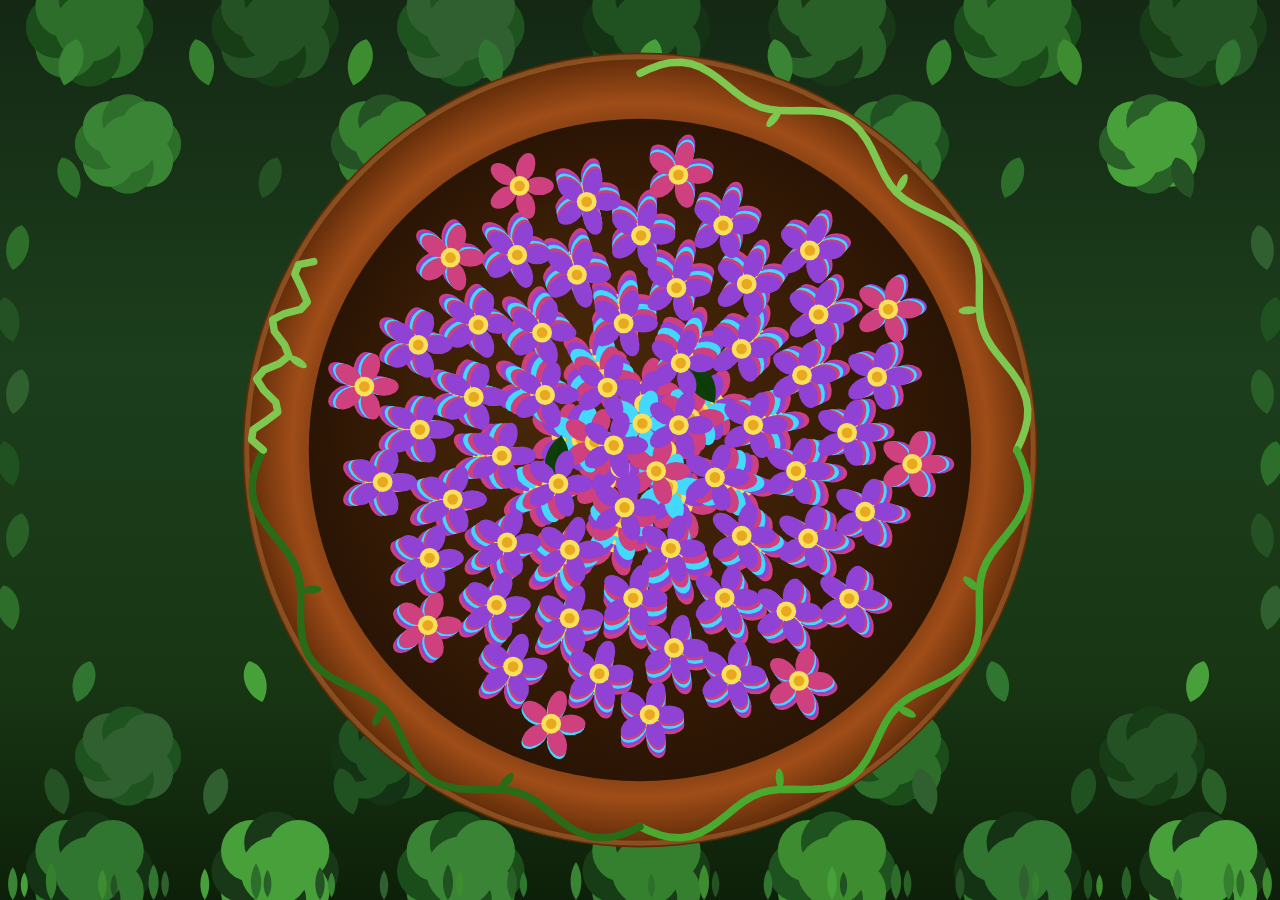
<file: index.html>
<!DOCTYPE html>
<html>

<head>
  <title>Screensaver Clock | UI Design Programming 1</title>
  <meta charset="utf-8" />
  <meta name="viewport" content="width=1080, height=1920, initial-scale=1.0">
  <link rel="stylesheet" href="assets/style.css">
</head>

<body>
  <canvas id="clock"></canvas>
  <canvas id="bug"></canvas>
  <script src="assets/script.js"></script>
</body>

</html>
</file>
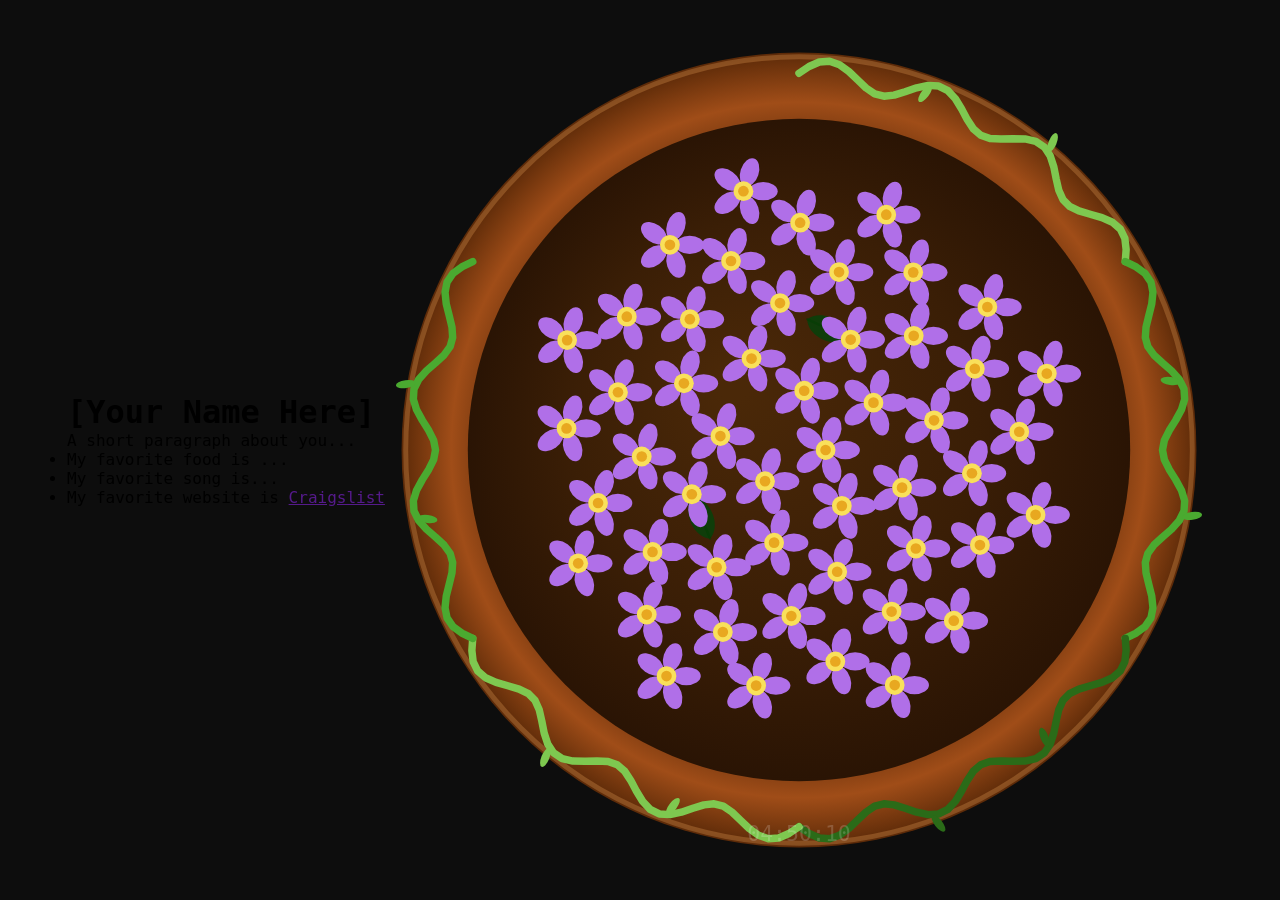
<file: index-old.html>
<!DOCTYPE html>
<html>

<head>
  <title>[your name] | UI Design Programming 1</title>
  <meta charset="utf-8" />
</head>

<body>

  <!-- this is where my code is-->
  <div id="grid">
    <div id="left-column" class="scroll">  

      <!-- my favorite pokemon -->
      <!-- <img src="https://archives.bulbagarden.net/media/upload/2/24/Spr_2c_054.png" alt="Psyduck" /> -->

      <!-- about me-->
      <h1>[Your Name Here]</h1>  
      <p class="desc">A short paragraph about you...</p>
      <ul>
        <li>My favorite food is ...</li>
        <li>My favorite song is...</li>
        <li>My favorite website is <a href="">Craigslist</a></li>
      </ul>

    </div>
  </div>
</body>
</html>




















<!DOCTYPE html>
<html lang="ko">
<head>
  <meta charset="UTF-8">
  <meta name="viewport" content="width=device-width, initial-scale=1.0">
  <title>Screensaver clock</title>

  <style>
    *, *::before, *::after { margin: 0; padding: 0; box-sizing: border-box; }
    html, body { height: 100%; overflow: hidden; }
    body {
      display: flex;
      justify-content: center;
      align-items: center;
      background: #0d0d0d;
      font-family: ui-monospace, monospace;
    }
    canvas { display: block; }
  </style>
</head>
<body>
<canvas id="clock"></canvas>
<script>
  const canvas = document.getElementById("clock")
  const ctx = canvas.getContext("2d")
 
  const SIZE = Math.min(window.innerWidth, window.innerHeight) * 0.92
  canvas.width = SIZE
  canvas.height = SIZE
 
  const cx = SIZE / 2
  const cy = SIZE / 2
 
  const potRim  = SIZE * 0.48
  const soilR   = SIZE * 0.40
  const vineR   = SIZE * 0.455
 
  const LEAF_COLORS = [
    "#a8d87a",
    "#6db33f",
    "#3d8c2f",
    "#1f5e1a",
    "#0f3d0a",
  ]
 
  const FLOWER_COLORS = [
    "#f76ca8",
    "#b06fe8",
    "#ff7043",
  ]
 
  const VINE_COLORS = [
    "#7ec850",
    "#4aaa30",
    "#2a6b18",
  ]
 
  // Vogel spiral with a rotation offset applied to each position
  function soilPosition(index, count, rotationOffset) {
    const goldenAngle = Math.PI * (3 - Math.sqrt(5))
    const r = soilR * 0.88 * Math.sqrt((index + 0.5) / count)
    const a = index * goldenAngle + rotationOffset
    return { x: cx + r * Math.cos(a), y: cy + r * Math.sin(a) }
  }
 
  // Each leaf entry: { index (0-59 within its minute), rotationOffset, color }
  // Each flower entry: { index (0-59 within its hour), rotationOffset, color }
  const leafLog   = []
  const flowerLog = []
 
  let lastSecond = -1
  let lastMinute = -1
  let lastHour   = -1
 
  // Rotation offset per minute/hour — golden angle steps so each batch
  // starts at a clearly different angle
  const ROTATION_STEP = Math.PI * (3 - Math.sqrt(5))  // ~137.5°
 
  let leafMinuteCount   = 0  // how many minutes have passed (drives leaf offset)
  let flowerHourCount   = 0  // how many hours have passed (drives flower offset)
 
  function vineAngle(minutes) {
    return -Math.PI / 2 + (minutes / 60) * Math.PI * 2
  }
 
  // ---- Draw helpers ----
 
  function drawPotRim() {
    const shadow = ctx.createRadialGradient(cx, cy, soilR * 0.95, cx, cy, potRim)
    shadow.addColorStop(0, "#7a3a10")
    shadow.addColorStop(0.4, "#a04d18")
    shadow.addColorStop(1, "#5c2a08")
    ctx.beginPath()
    ctx.arc(cx, cy, potRim, 0, Math.PI * 2)
    ctx.fillStyle = shadow
    ctx.fill()
 
    ctx.beginPath()
    ctx.arc(cx, cy, potRim - SIZE * 0.005, 0, Math.PI * 2)
    ctx.strokeStyle = "rgba(255,180,100,0.25)"
    ctx.lineWidth = SIZE * 0.006
    ctx.stroke()
  }
 
  function drawSoil() {
    const g = ctx.createRadialGradient(cx - soilR * 0.2, cy - soilR * 0.2, soilR * 0.05, cx, cy, soilR)
    g.addColorStop(0, "#4a2808")
    g.addColorStop(0.6, "#3a1e06")
    g.addColorStop(1, "#2a1404")
    ctx.beginPath()
    ctx.arc(cx, cy, soilR, 0, Math.PI * 2)
    ctx.fillStyle = g
    ctx.fill()
  }
 
  function drawLeaf(pos, index, color) {
    const angle = index * 137.508 * Math.PI / 180
    const size = SIZE * 0.058
 
    ctx.save()
    ctx.translate(pos.x, pos.y)
    ctx.rotate(angle)
 
    ctx.beginPath()
    ctx.moveTo(0, 0)
    ctx.bezierCurveTo(-size * 0.35, -size * 0.3, -size * 0.3, -size * 0.85, 0, -size)
    ctx.bezierCurveTo( size * 0.3, -size * 0.85,  size * 0.35, -size * 0.3, 0, 0)
    ctx.fillStyle = color
    ctx.fill()
 
    ctx.beginPath()
    ctx.moveTo(0, 0)
    ctx.lineTo(0, -size)
    ctx.strokeStyle = "rgba(0,60,0,0.45)"
    ctx.lineWidth = SIZE * 0.003
    ctx.stroke()
 
    ctx.restore()
  }
 
  function drawFlower(pos, index, color) {
    const size = SIZE * 0.046
 
    ctx.save()
    ctx.translate(pos.x, pos.y)
 
    for (let p = 0; p < 5; p++) {
      const pa = (p / 5) * Math.PI * 2
      ctx.beginPath()
      ctx.ellipse(
        Math.cos(pa) * size * 0.52,
        Math.sin(pa) * size * 0.52,
        size * 0.38, size * 0.24, pa, 0, Math.PI * 2
      )
      ctx.fillStyle = color
      ctx.fill()
    }
 
    ctx.beginPath()
    ctx.arc(0, 0, size * 0.26, 0, Math.PI * 2)
    ctx.fillStyle = "#f9e05a"
    ctx.fill()
    ctx.beginPath()
    ctx.arc(0, 0, size * 0.14, 0, Math.PI * 2)
    ctx.fillStyle = "#e8a820"
    ctx.fill()
 
    ctx.restore()
  }
 
  function drawVineArc(fromMin, toMin, color) {
    const steps = Math.max(20, Math.round((toMin - fromMin) * 4))
    const span  = (toMin - fromMin) / 60 * Math.PI * 2
 
    ctx.beginPath()
    for (let i = 0; i <= steps; i++) {
      const t = i / steps
      const a = vineAngle(fromMin) + span * t
      const wiggle = Math.sin(t * Math.PI * 7) * SIZE * 0.016
      const r = vineR + wiggle
      const px = cx + Math.cos(a) * r
      const py = cy + Math.sin(a) * r
      if (i === 0) ctx.moveTo(px, py)
      else ctx.lineTo(px, py)
    }
    ctx.strokeStyle = color
    ctx.lineWidth = SIZE * 0.009
    ctx.lineCap = "round"
    ctx.lineJoin = "round"
    ctx.stroke()
 
    const leafCount = Math.max(1, Math.round((toMin - fromMin) / 5))
    for (let i = 1; i <= leafCount; i++) {
      const t = i / (leafCount + 1)
      const a = vineAngle(fromMin) + span * t
      const wiggle = Math.sin(t * Math.PI * 7) * SIZE * 0.016
      const r = vineR + wiggle
      const px = cx + Math.cos(a) * r
      const py = cy + Math.sin(a) * r
      const side = i % 2 === 0 ? 1 : -1
 
      ctx.save()
      ctx.translate(px, py)
      ctx.rotate(a + side * Math.PI / 2.5)
      const ls = SIZE * 0.022
      ctx.beginPath()
      ctx.ellipse(0, -ls * 0.6, ls * 0.22, ls * 0.55, 0, 0, Math.PI * 2)
      ctx.fillStyle = color
      ctx.fill()
      ctx.restore()
    }
  }
 
  function drawVines(minutes) {
    if (minutes === 0) return
    const tenMins = Math.floor(minutes / 10)
    const partial = minutes % 10
    for (let v = 0; v < tenMins; v++) {
      drawVineArc(v * 10, (v + 1) * 10, VINE_COLORS[v % VINE_COLORS.length])
    }
    if (partial > 0) {
      drawVineArc(tenMins * 10, tenMins * 10 + partial, VINE_COLORS[tenMins % VINE_COLORS.length])
    }
  }
 
  function drawTimeLabel(h, m, s) {
    ctx.font = `${SIZE * 0.026}px ui-monospace, monospace`
    ctx.fillStyle = "rgba(255,255,255,0.18)"
    ctx.textAlign = "center"
    ctx.textBaseline = "middle"
    const hh = String(h).padStart(2, "0")
    const mm = String(m).padStart(2, "0")
    const ss = String(s).padStart(2, "0")
    ctx.fillText(hh + ":" + mm + ":" + ss, cx, cy + soilR + SIZE * 0.065)
  }
 
  function draw() {
    const now     = new Date()
    const hours   = now.getHours()
    const minutes = now.getMinutes()
    const seconds = now.getSeconds()
 
    // New minute → increment leaf rotation batch counter
    if (minutes !== lastMinute) {
      if (lastMinute !== -1) leafMinuteCount++
      lastMinute = minutes
    }
 
    // New hour → increment flower rotation batch counter
    if (hours !== lastHour) {
      if (lastHour !== -1) flowerHourCount++
      lastHour = hours
    }
 
    // New second → add a leaf to the log
    if (seconds !== lastSecond) {
      lastSecond = seconds
      const rotOffset = leafMinuteCount * ROTATION_STEP
      const color = LEAF_COLORS[hours % LEAF_COLORS.length]
      // index within this minute's batch (0–59)
      const indexInBatch = seconds
      leafLog.push({ indexInBatch, rotOffset, color })
    }
 
    // Flower log: one entry per completed minute, using current hour's rotation offset
    // Rebuild flower log from scratch each frame based on minutes elapsed this hour
    // (flowers reset each hour anyway since flowerHourCount drives the offset)
    flowerLog.length = 0
    const flowerRotOffset = flowerHourCount * ROTATION_STEP
    const flowerColor = FLOWER_COLORS[hours % FLOWER_COLORS.length]
    for (let m = 0; m < minutes; m++) {
      flowerLog.push({ indexInBatch: m, rotOffset: flowerRotOffset, color: flowerColor })
    }
 
    // --- Render ---
    ctx.clearRect(0, 0, SIZE, SIZE)
    ctx.fillStyle = "#0d0d0d"
    ctx.fillRect(0, 0, SIZE, SIZE)
 
    drawPotRim()
    drawSoil()
 
    // All accumulated leaves
    for (let i = 0; i < leafLog.length; i++) {
      const leaf = leafLog[i]
      const pos = soilPosition(leaf.indexInBatch, 60, leaf.rotOffset)
      drawLeaf(pos, leaf.indexInBatch, leaf.color)
    }
 
    // Flowers for this hour
    for (let i = 0; i < flowerLog.length; i++) {
      const flower = flowerLog[i]
      const pos = soilPosition(flower.indexInBatch, 60, flower.rotOffset)
      drawFlower(pos, flower.indexInBatch, flower.color)
    }
 
    drawVines(minutes)
    drawTimeLabel(hours, minutes, seconds)
  }
 
  draw()
  setInterval(draw, 1000)
</script>
</body>
</html>
</file>
<file: assets/style.css>
*, *::before, *::after {
  margin: 0;
  padding: 0;
  box-sizing: border-box;
  cursor: none;
}

html, body {
  height: 100%;
  overflow: hidden;
}

body {
  background: #0d2009;
  font-family: ui-monospace, monospace;
}

canvas {
  display: block;
  position: fixed;
  top: 0;
  left: 0;
}

#bug {
  pointer-events: none;
}
</file>
